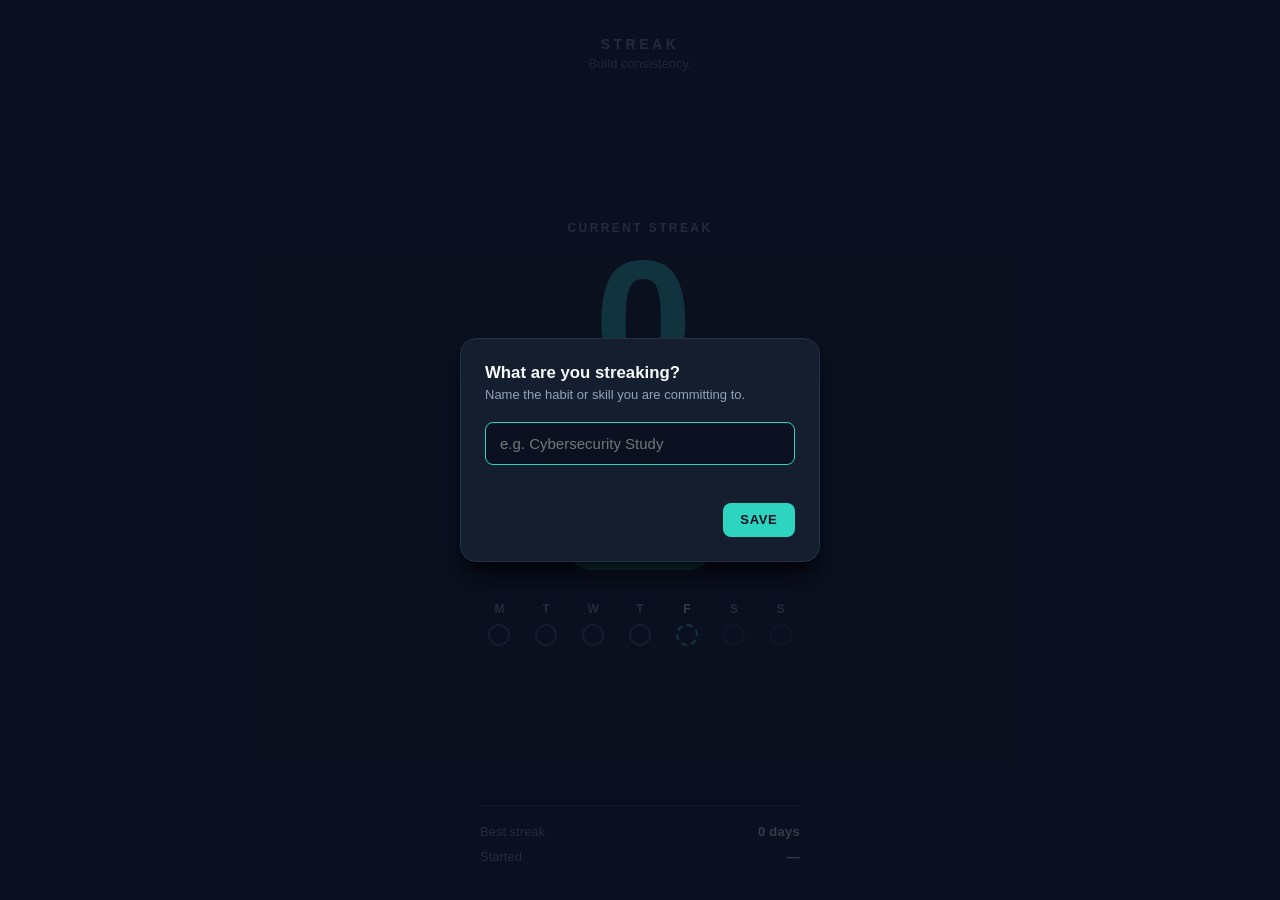
<file: index.html>
<!DOCTYPE html>
<html lang="en">
<head>
  <meta charset="UTF-8">
  <meta name="viewport" content="width=device-width, initial-scale=1.0, maximum-scale=1.0, user-scalable=no">
  <title>Streak — Consistency Tracker</title>
  <meta name="description" content="A simple, elegant mobile-first personal streak tracker.">
  <link rel="manifest" href="manifest.json">
  <meta name="theme-color" content="#0B1120">
  <meta name="mobile-web-app-capable" content="yes">
  <meta name="apple-mobile-web-app-capable" content="yes">
  <meta name="apple-mobile-web-app-status-bar-style" content="black-translucent">
  <meta name="apple-mobile-web-app-title" content="STREAK">
  <link rel="apple-touch-icon" href="assets/icons/icon-192.png">
  <link rel="icon" href="data:image/svg+xml,<svg xmlns='http://www.w3.org/2000/svg' viewBox='0 0 24 24' fill='%232DD4BF'><circle cx='12' cy='12' r='10'/></svg>">
  <link rel="stylesheet" href="css/style.css">
</head>
<body>
  <div class="app-container">
    <!-- Header -->
    <header class="app-header">
      <h1 class="app-title">Streak</h1>
      <p class="app-tagline">Build consistency.</p>
    </header>

    <!-- Main Content -->
    <main class="app-main">
      <section class="streak-hero" aria-label="Streak Details">
        <span class="streak-subheading">Current Streak</span>
        
        <div class="streak-count-container">
          <span id="streakCount" class="streak-count" aria-live="polite">0</span>
        </div>

        <span class="streak-unit">Days</span>

        <!-- Streak Name & Edit Button -->
        <button id="streakNameBtn" class="streak-name-btn" type="button" aria-label="Edit streak name">
          <span id="streakNameText" class="streak-name-text">Learning C#</span>
          <svg class="edit-icon" xmlns="http://www.w3.org/2000/svg" viewBox="0 0 24 24" fill="none" stroke="currentColor" stroke-width="2" stroke-linecap="round" stroke-linejoin="round" aria-hidden="true">
            <path d="M12 20h9"/>
            <path d="M16.5 3.5a2.121 2.121 0 0 1 3 3L7 19l-4 1 1-4L16.5 3.5z"/>
          </svg>
        </button>

        <p id="streakMessage" class="streak-message">Keep going.</p>

        <!-- Daily Check-In Button -->
        <button id="checkInBtn" class="checkin-btn" type="button" aria-label="Check in for today">
          <span id="checkInBtnText">Check In</span>
        </button>

        <!-- Current Week Activity Indicator -->
        <section class="weekly-tracker" aria-label="Weekly Activity">
          <div id="weeklyGrid" class="weekly-grid" role="list">
            <!-- Populated via app.js -->
          </div>
        </section>
      </section>
    </main>

    <!-- Footer Stats -->
    <footer class="stats-footer" aria-label="All-time Statistics">
      <div class="stat-item">
        <span class="stat-label">Best streak</span>
        <span id="bestStreakVal" class="stat-value">0 days</span>
      </div>
      <div class="stat-item">
        <span class="stat-label">Started</span>
        <span id="startedDateVal" class="stat-value">—</span>
      </div>
    </footer>
  </div>

  <!-- Custom Edit/Setup Modal -->
  <div id="editModal" class="modal-backdrop" role="dialog" aria-modal="true" aria-labelledby="modalTitle" aria-hidden="true">
    <div class="modal-card">
      <h2 id="modalTitle" class="modal-title">What are you streaking?</h2>
      <p class="modal-hint">Name the habit or skill you are committing to.</p>

      <form id="streakForm" class="modal-form" novalidate>
        <div class="modal-input-wrapper">
          <label for="streakInput" class="sr-only">Streak Name</label>
          <input
            type="text"
            id="streakInput"
            class="modal-input"
            placeholder="e.g. Cybersecurity Study"
            maxlength="40"
            autocomplete="off"
            required
          />
          <p id="modalError" class="modal-error" aria-live="polite"></p>
        </div>

        <div class="modal-actions">
          <button type="button" id="modalCancelBtn" class="modal-btn btn-cancel">Cancel</button>
          <button type="submit" id="modalSaveBtn" class="modal-btn btn-save">Save</button>
        </div>
      </form>
    </div>
  </div>

  <!-- Scripts -->
  <script src="js/Streak.js"></script>
  <script src="js/StreakStorage.js"></script>
  <script src="js/app.js"></script>
  <script>
    if ('serviceWorker' in navigator) {
      window.addEventListener('load', () => {
        navigator.serviceWorker.register('./service-worker.js')
          .then((reg) => {
            console.log('ServiceWorker registered with scope:', reg.scope);
          })
          .catch((err) => {
            console.log('ServiceWorker registration skipped or failed:', err);
          });
      });
    }
  </script>
</body>
</html>
</file>
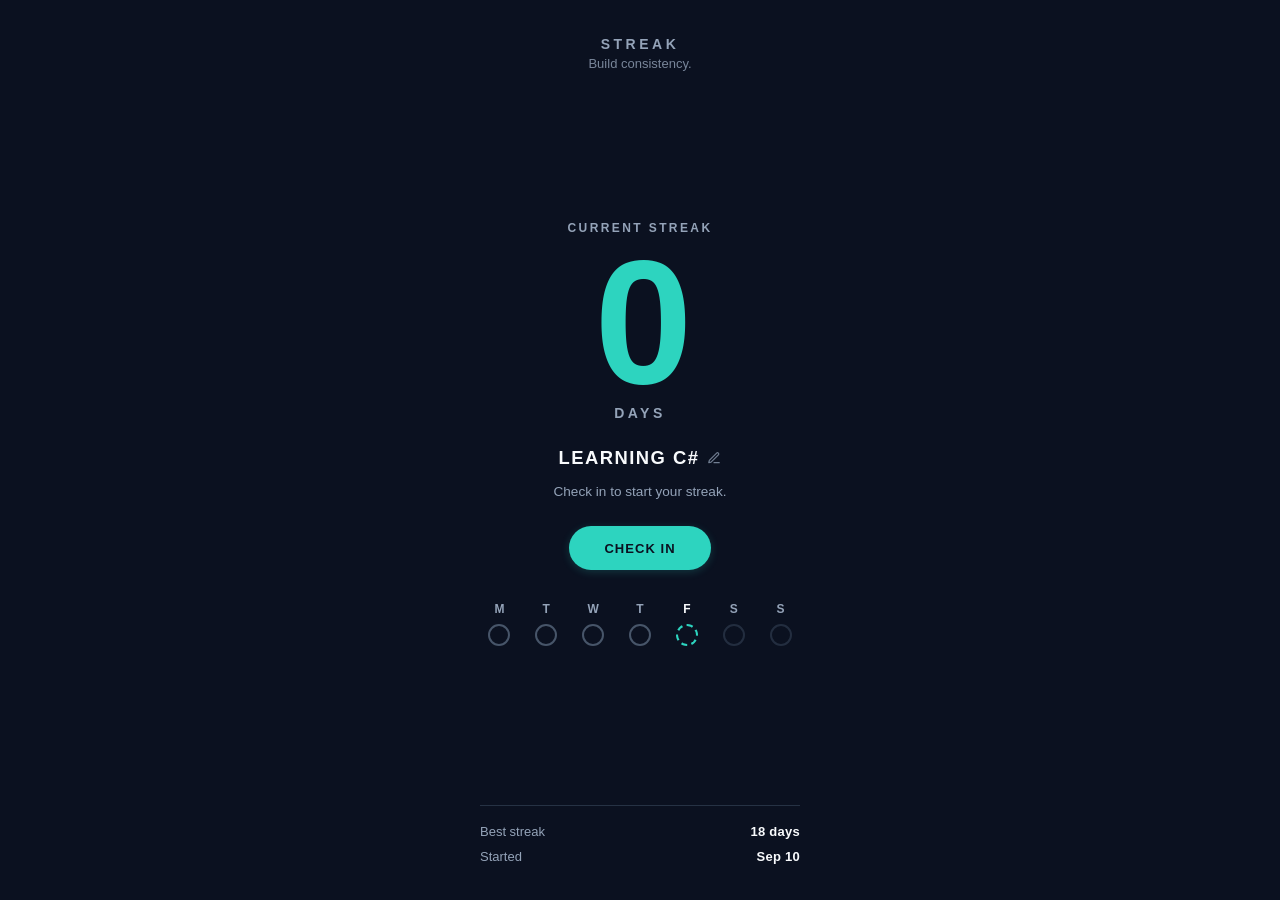
<file: scratch/demo_showcase.html>
<!DOCTYPE html>
<html>
<head>
  <meta charset="utf-8">
  <script>
    // Seed localStorage with the prompt's reference streak state
    const demoData = {
      name: "LEARNING C#",
      currentStreak: 12,
      bestStreak: 18,
      startDate: "2026-09-10",
      lastCheckInDate: "2026-09-20", // Checked in yesterday (2026-09-20), today is 2026-09-21
      history: [
        "2026-09-10", "2026-09-11", "2026-09-12", "2026-09-13",
        "2026-09-14", "2026-09-15", "2026-09-16", "2026-09-17",
        "2026-09-18", "2026-09-19", "2026-09-20"
      ]
    };
    localStorage.setItem("streak_app_data_v1", JSON.stringify(demoData));
    window.location.replace("../index.html");
  </script>
</head>
<body></body>
</html>
</file>
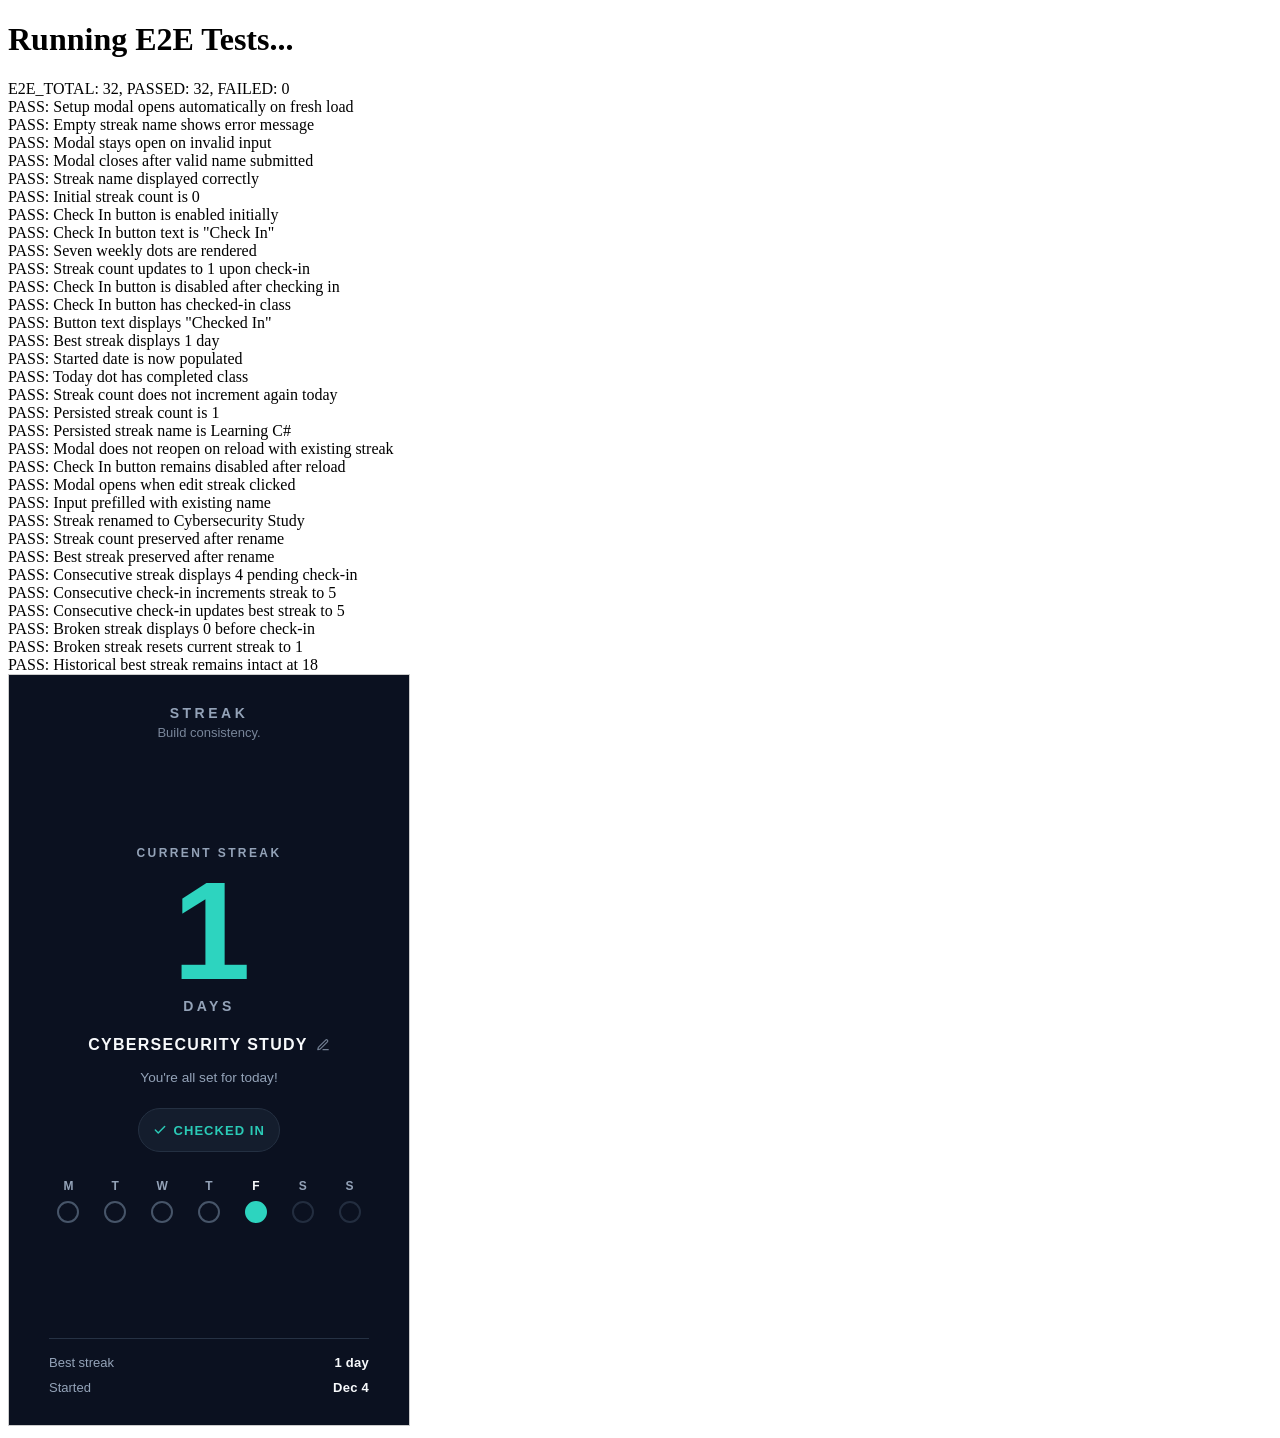
<file: scratch/e2e_test.html>
<!DOCTYPE html>
<html lang="en">
<head>
  <meta charset="UTF-8">
  <title>E2E App Integration Test</title>
</head>
<body>
  <h1>Running E2E Tests...</h1>
  <div id="results"></div>

  <!-- Embed index.html in an iframe to test real DOM lifecycle -->
  <iframe id="appFrame" src="../index.html" width="400" height="750" style="border: 1px solid #ccc;"></iframe>

  <script>
    const results = [];
    function assert(condition, message) {
      if (condition) {
        results.push({ pass: true, message });
      } else {
        results.push({ pass: false, message });
        console.error('FAIL:', message);
      }
    }

    const frame = document.getElementById('appFrame');

    frame.onload = async () => {
      try {
        const frameWin = frame.contentWindow;
        const frameDoc = frame.contentDocument;

        // Reset storage for clean test
        frameWin.localStorage.clear();

        // Re-initialize app cleanly
        frameWin.app = new frameWin.StreakApp();

        // 1. Initial State
        const modal = frameDoc.getElementById('editModal');
        assert(modal.classList.contains('is-open'), 'Setup modal opens automatically on fresh load');

        // 2. Empty Streak Name Validation
        const form = frameDoc.getElementById('streakForm');
        const input = frameDoc.getElementById('streakInput');
        const error = frameDoc.getElementById('modalError');

        input.value = '   ';
        form.dispatchEvent(new Event('submit', { cancelable: true }));
        assert(error.classList.contains('visible'), 'Empty streak name shows error message');
        assert(modal.classList.contains('is-open'), 'Modal stays open on invalid input');

        // 3. Set Streak Name
        input.value = 'Learning C#';
        form.dispatchEvent(new Event('submit', { cancelable: true }));
        assert(!modal.classList.contains('is-open'), 'Modal closes after valid name submitted');

        const streakName = frameDoc.getElementById('streakNameText');
        assert(streakName.textContent === 'Learning C#', 'Streak name displayed correctly');

        const streakCount = frameDoc.getElementById('streakCount');
        assert(streakCount.textContent === '0', 'Initial streak count is 0');

        const checkInBtn = frameDoc.getElementById('checkInBtn');
        assert(!checkInBtn.disabled, 'Check In button is enabled initially');
        assert(checkInBtn.textContent.includes('Check In'), 'Check In button text is "Check In"');

        const weeklyDots = frameDoc.querySelectorAll('.weekly-dot');
        assert(weeklyDots.length === 7, 'Seven weekly dots are rendered');

        // 4. Perform Check-In
        checkInBtn.click();
        assert(streakCount.textContent === '1', 'Streak count updates to 1 upon check-in');
        assert(checkInBtn.disabled, 'Check In button is disabled after checking in');
        assert(checkInBtn.classList.contains('checked-in'), 'Check In button has checked-in class');
        assert(checkInBtn.textContent.includes('Checked In'), 'Button text displays "Checked In"');

        const bestStreak = frameDoc.getElementById('bestStreakVal');
        assert(bestStreak.textContent === '1 day', 'Best streak displays 1 day');

        const startedDate = frameDoc.getElementById('startedDateVal');
        assert(startedDate.textContent !== '—', 'Started date is now populated');

        const todayDot = frameDoc.querySelector('.weekly-day-label.is-today').nextElementSibling;
        assert(todayDot.classList.contains('completed'), 'Today dot has completed class');

        // 5. Test Duplicate Check-In (clicking disabled button)
        checkInBtn.click();
        assert(streakCount.textContent === '1', 'Streak count does not increment again today');

        // 6. Test Persistence (Simulate page reload)
        const app2 = new frameWin.StreakApp();
        assert(app2.streak.currentStreak === 1, 'Persisted streak count is 1');
        assert(app2.streak.name === 'Learning C#', 'Persisted streak name is Learning C#');
        assert(!modal.classList.contains('is-open'), 'Modal does not reopen on reload with existing streak');
        assert(checkInBtn.disabled, 'Check In button remains disabled after reload');

        // 7. Test Renaming Streak
        const nameBtn = frameDoc.getElementById('streakNameBtn');
        nameBtn.click();
        assert(modal.classList.contains('is-open'), 'Modal opens when edit streak clicked');
        assert(input.value === 'Learning C#', 'Input prefilled with existing name');

        input.value = 'Cybersecurity Study';
        form.dispatchEvent(new Event('submit', { cancelable: true }));
        assert(streakName.textContent === 'Cybersecurity Study', 'Streak renamed to Cybersecurity Study');
        assert(streakCount.textContent === '1', 'Streak count preserved after rename');
        assert(bestStreak.textContent === '1 day', 'Best streak preserved after rename');

        // 8. Test Consecutive Day Check-In Math
        const sConsecutive = new frameWin.Streak({
          name: 'Study',
          currentStreak: 4,
          bestStreak: 4,
          startDate: '2026-09-17',
          lastCheckInDate: '2026-09-20',
          history: ['2026-09-17', '2026-09-18', '2026-09-19', '2026-09-20']
        });
        assert(sConsecutive.getDisplayStreak('2026-09-21') === 4, 'Consecutive streak displays 4 pending check-in');
        const cRes = sConsecutive.checkIn('2026-09-21');
        assert(cRes.success && sConsecutive.currentStreak === 5, 'Consecutive check-in increments streak to 5');
        assert(sConsecutive.bestStreak === 5, 'Consecutive check-in updates best streak to 5');

        // 9. Test Missed Day Logic
        const sBroken = new frameWin.Streak({
          name: 'Study',
          currentStreak: 12,
          bestStreak: 18,
          startDate: '2026-09-01',
          lastCheckInDate: '2026-09-18',
          history: ['2026-09-18']
        });
        // Today is 2026-09-21, last was 2026-09-18 (missed 2 days)
        assert(sBroken.getDisplayStreak('2026-09-21') === 0, 'Broken streak displays 0 before check-in');
        const bRes = sBroken.checkIn('2026-09-21');
        assert(bRes.success && sBroken.currentStreak === 1, 'Broken streak resets current streak to 1');
        assert(sBroken.bestStreak === 18, 'Historical best streak remains intact at 18');

        const passCount = results.filter(r => r.pass).length;
        const failCount = results.filter(r => !r.pass).length;
        document.getElementById('results').innerHTML = `E2E_TOTAL: ${results.length}, PASSED: ${passCount}, FAILED: ${failCount}<br>` +
          results.map(r => `${r.pass ? 'PASS' : 'FAIL'}: ${r.message}`).join('<br>');
      } catch (e) {
        document.getElementById('results').innerHTML = `E2E_ERROR: ${e.toString()}`;
      }
    };
  </script>
</body>
</html>
</file>
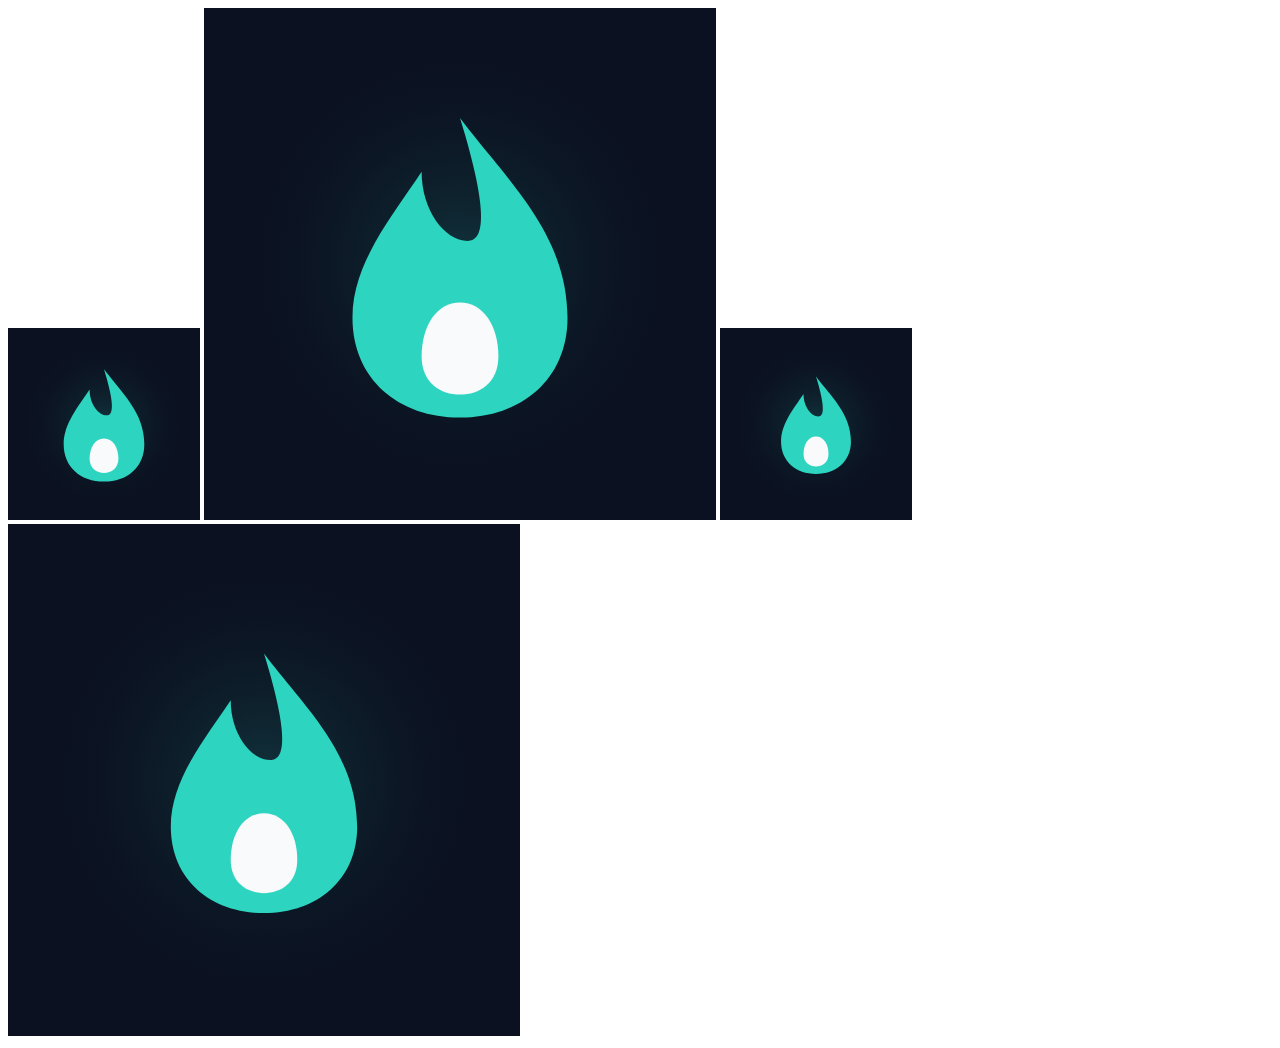
<file: scratch/generate_icons.html>
<!DOCTYPE html>
<html>
<head><meta charset="utf-8"></head>
<body>
<canvas id="c192" width="192" height="192"></canvas>
<canvas id="c512" width="512" height="512"></canvas>
<canvas id="cm192" width="192" height="192"></canvas>
<canvas id="cm512" width="512" height="512"></canvas>

<script>
function drawIcon(canvasId, size, isMaskable) {
  const canvas = document.getElementById(canvasId);
  const ctx = canvas.getContext('2d');

  // Background
  ctx.fillStyle = '#0B1120';
  ctx.fillRect(0, 0, size, size);

  // Subtle circular gradient glow in center
  const center = size / 2;
  const glowRadius = size * 0.45;
  const glow = ctx.createRadialGradient(center, center, 0, center, center, glowRadius);
  glow.addColorStop(0, 'rgba(45, 212, 191, 0.18)');
  glow.addColorStop(1, 'rgba(11, 17, 32, 0)');
  ctx.fillStyle = glow;
  ctx.beginPath();
  ctx.arc(center, center, glowRadius, 0, Math.PI * 2);
  ctx.fill();

  // Streak Flame / Lightning glyph
  // Scale within safe zone: maskable requires staying within 80% circle (radius size * 0.4)
  const scale = isMaskable ? (size / 100) * 0.65 : (size / 100) * 0.75;
  ctx.save();
  ctx.translate(center, center);
  ctx.scale(scale, scale);

  // Draw elegant stylized flame shape
  ctx.fillStyle = '#2DD4BF';
  ctx.beginPath();
  // Centered flame path coordinates (-30 to +30)
  ctx.moveTo(0, -38);
  ctx.bezierCurveTo(12, -22, 28, -8, 28, 14);
  ctx.bezierCurveTo(28, 30, 16, 40, 0, 40);
  ctx.bezierCurveTo(-16, 40, -28, 30, -28, 14);
  ctx.bezierCurveTo(-28, 0, -18, -12, -10, -24);
  ctx.bezierCurveTo(-10, -14, -4, -6, 2, -6);
  ctx.bezierCurveTo(6, -6, 8, -12, 0, -38);
  ctx.closePath();
  ctx.fill();

  // Inner accent core
  ctx.fillStyle = '#F8FAFC';
  ctx.beginPath();
  ctx.moveTo(0, 10);
  ctx.bezierCurveTo(6, 10, 10, 16, 10, 24);
  ctx.bezierCurveTo(10, 31, 5, 34, 0, 34);
  ctx.bezierCurveTo(-5, 34, -10, 31, -10, 24);
  ctx.bezierCurveTo(-10, 16, -6, 10, 0, 10);
  ctx.closePath();
  ctx.fill();

  ctx.restore();
}

drawIcon('c192', 192, false);
drawIcon('c512', 512, false);
drawIcon('cm192', 192, true);
drawIcon('cm512', 512, true);

// Expose data URLs on window for extraction
window.iconData = {
  i192: document.getElementById('c192').toDataURL('image/png'),
  i512: document.getElementById('c512').toDataURL('image/png'),
  m192: document.getElementById('cm192').toDataURL('image/png'),
  m512: document.getElementById('cm512').toDataURL('image/png')
};
</script>
</body>
</html>
</file>
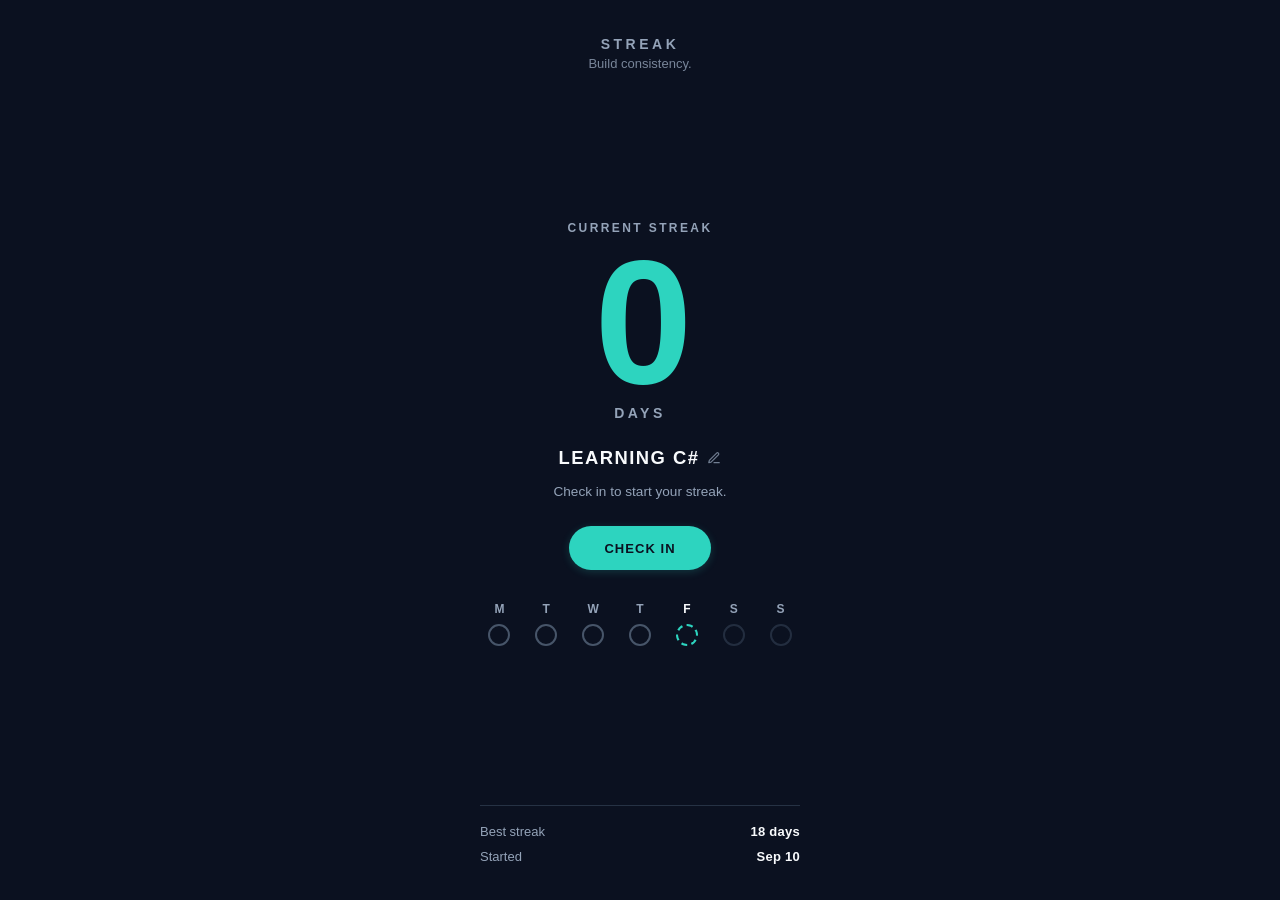
<file: scratch/shot_checked.html>
<!DOCTYPE html>
<html>
<head><meta charset="utf-8"></head>
<body>
<script>
  const data = {
    name: "LEARNING C#",
    currentStreak: 13,
    bestStreak: 18,
    startDate: "2026-09-10",
    lastCheckInDate: "2026-09-21", // today (completed)
    history: [
      "2026-09-10", "2026-09-11", "2026-09-12", "2026-09-13",
      "2026-09-14", "2026-09-15", "2026-09-16", "2026-09-17",
      "2026-09-18", "2026-09-19", "2026-09-20", "2026-09-21"
    ]
  };
  localStorage.setItem("streak_app_data_v1", JSON.stringify(data));
  window.location.replace("../index.html");
</script>
</body>
</html>
</file>
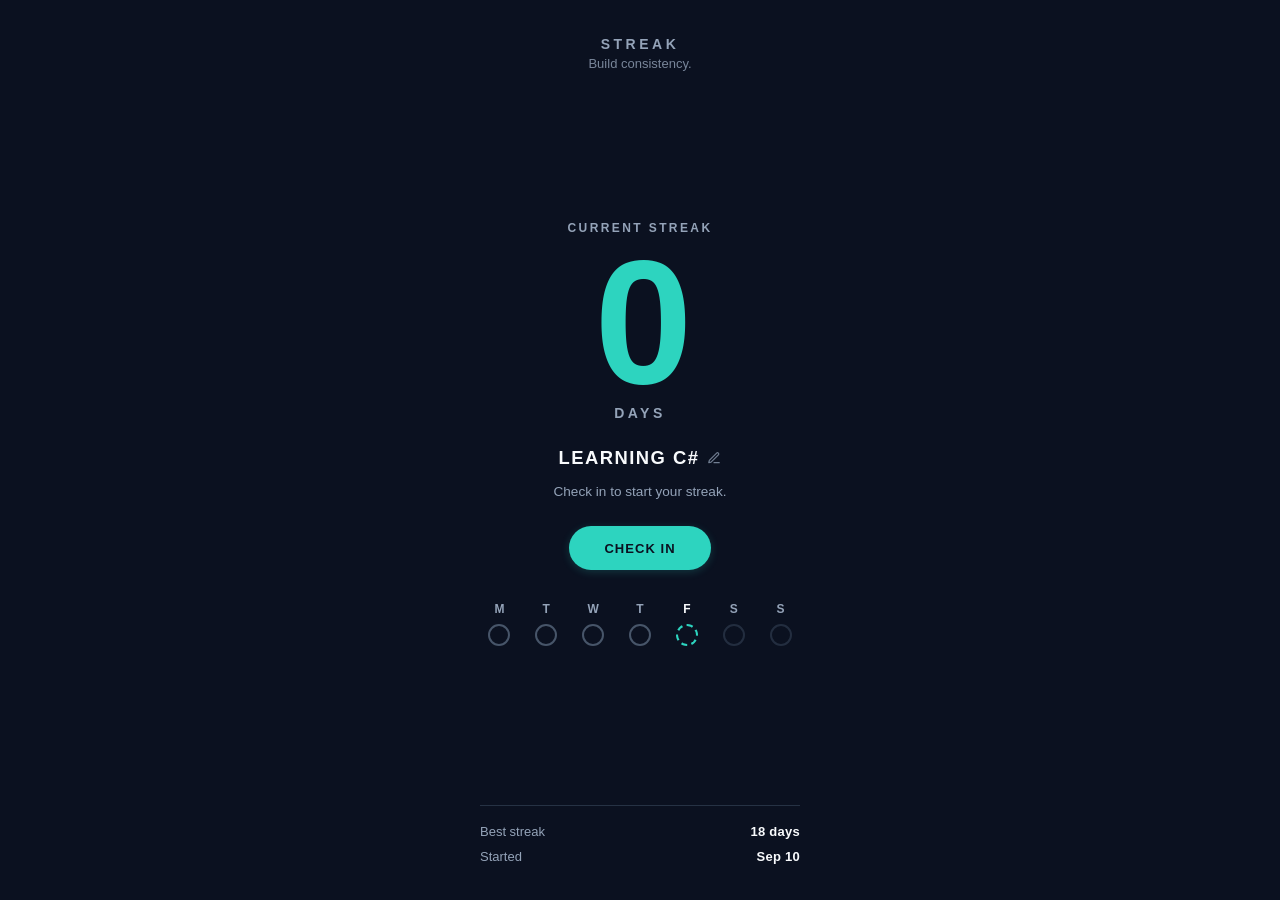
<file: scratch/shot_main.html>
<!DOCTYPE html>
<html>
<head><meta charset="utf-8"></head>
<body>
<script>
  const data = {
    name: "LEARNING C#",
    currentStreak: 12,
    bestStreak: 18,
    startDate: "2026-09-10",
    lastCheckInDate: "2026-09-20", // yesterday
    history: [
      "2026-09-10", "2026-09-11", "2026-09-12", "2026-09-13",
      "2026-09-14", "2026-09-15", "2026-09-16", "2026-09-17",
      "2026-09-18", "2026-09-19", "2026-09-20"
    ]
  };
  localStorage.setItem("streak_app_data_v1", JSON.stringify(data));
  window.location.replace("../index.html");
</script>
</body>
</html>
</file>
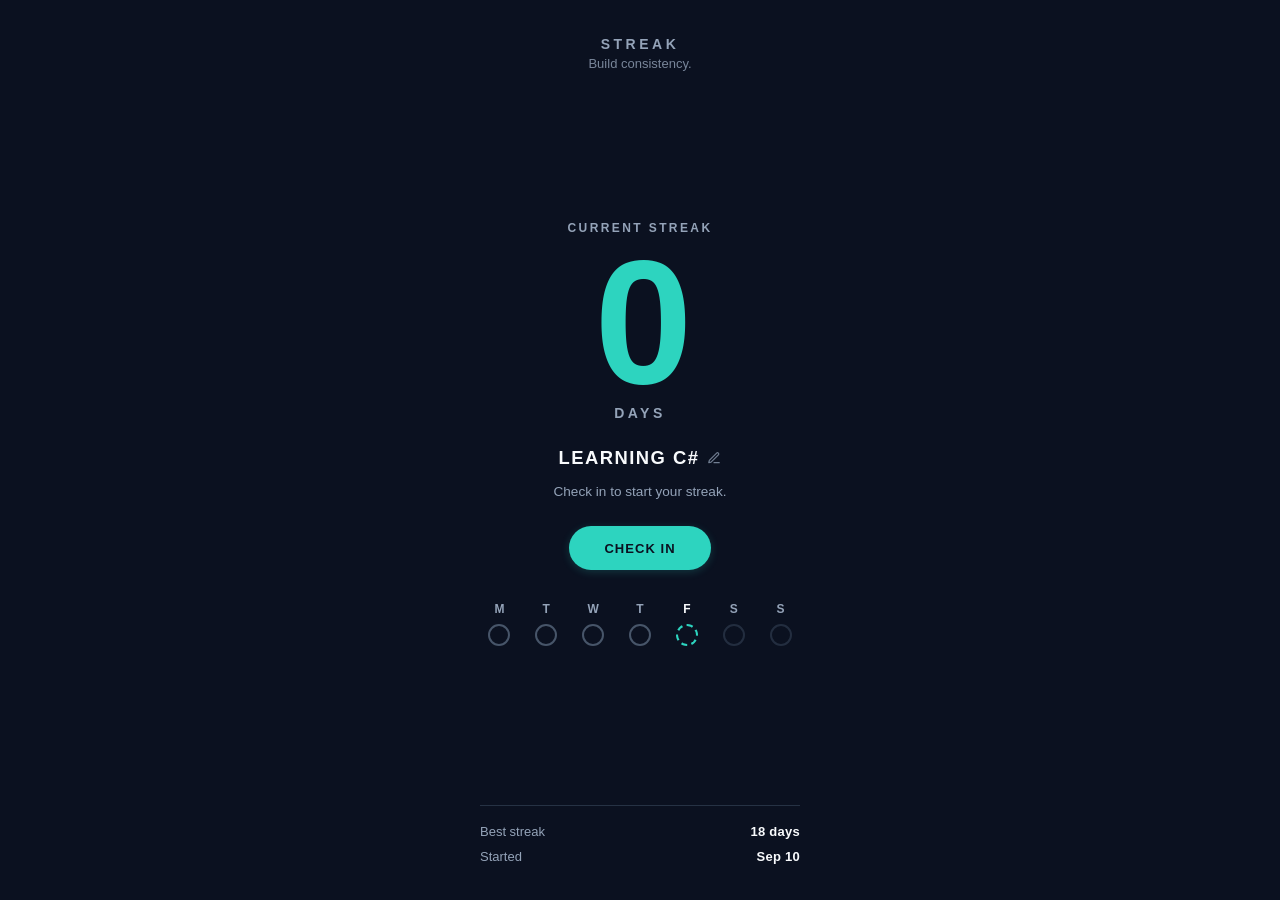
<file: scratch/shot_modal.html>
<!DOCTYPE html>
<html>
<head><meta charset="utf-8"></head>
<body>
<script>
  const data = {
    name: "LEARNING C#",
    currentStreak: 12,
    bestStreak: 18,
    startDate: "2026-09-10",
    lastCheckInDate: "2026-09-20",
    history: ["2026-09-20"]
  };
  localStorage.setItem("streak_app_data_v1", JSON.stringify(data));
  window.location.replace("../index.html");
</script>
</body>
</html>
</file>
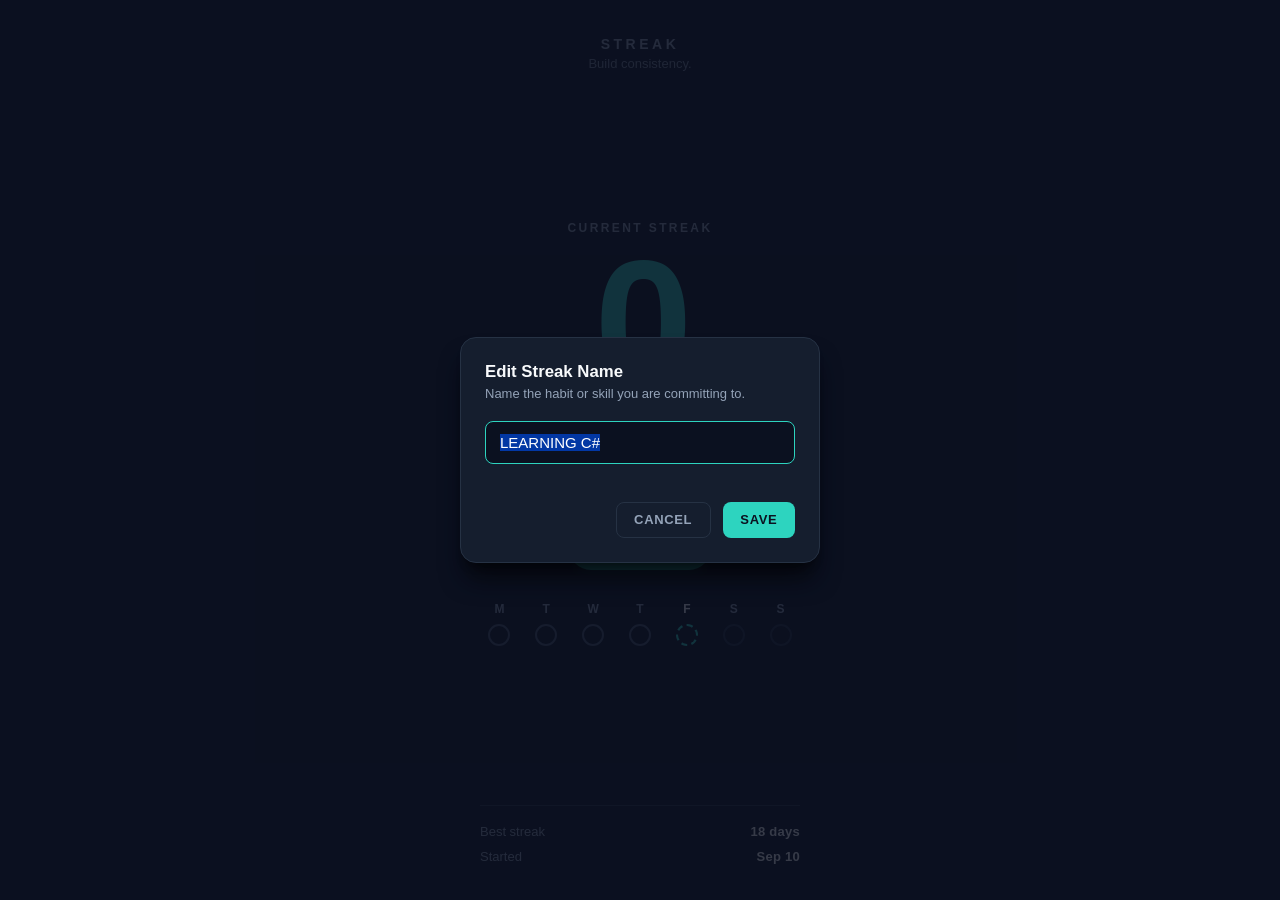
<file: scratch/shot_modal_open.html>
<!DOCTYPE html>
<html>
<head><meta charset="utf-8"></head>
<body>
<script>
  const data = {
    name: "LEARNING C#",
    currentStreak: 12,
    bestStreak: 18,
    startDate: "2026-09-10",
    lastCheckInDate: "2026-09-20",
    history: [
      "2026-09-15", "2026-09-16", "2026-09-17", "2026-09-18", "2026-09-19", "2026-09-20"
    ]
  };
  localStorage.setItem("streak_app_data_v1", JSON.stringify(data));
  window.location.replace("../index.html#open-modal");
</script>
</body>
</html>
</file>
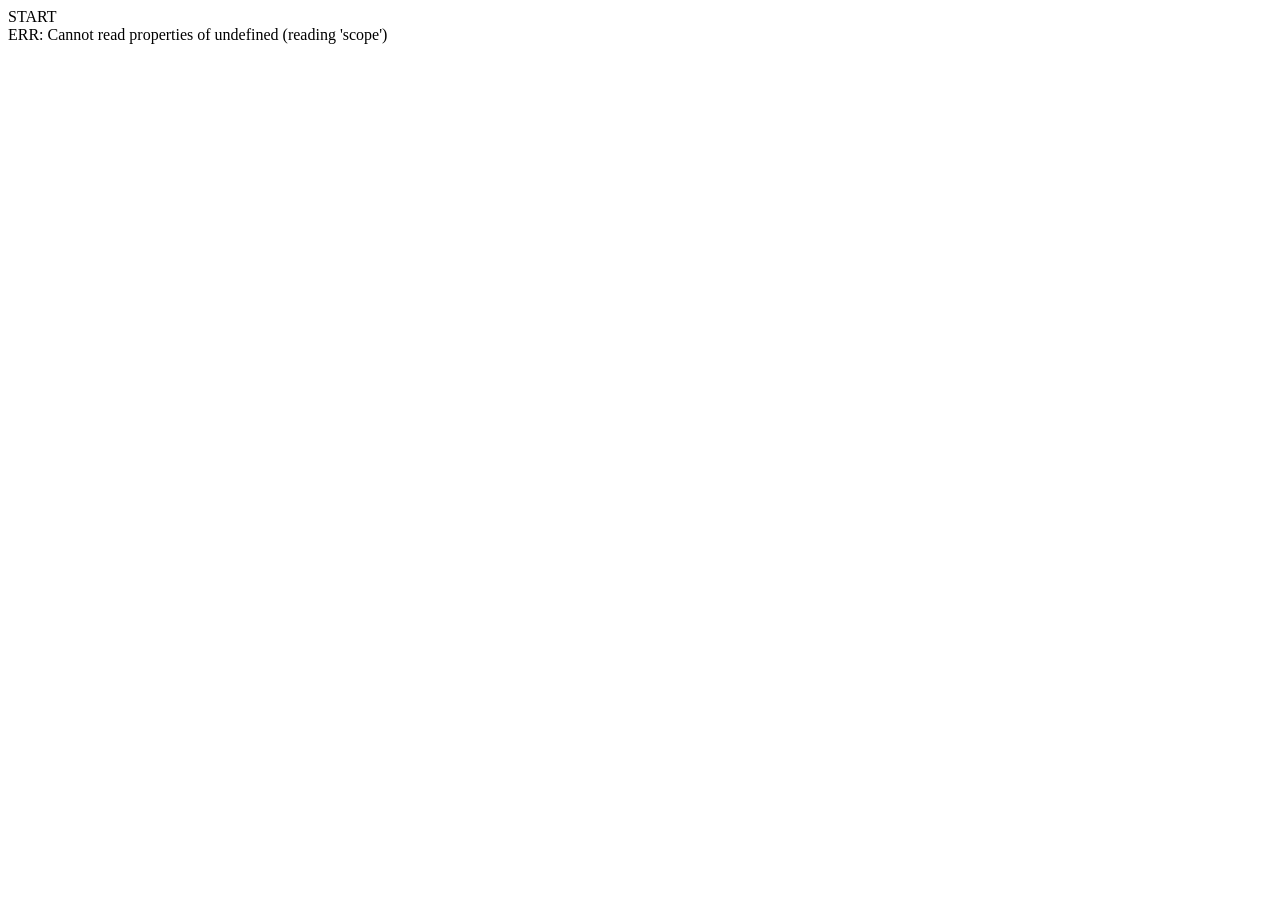
<file: scratch/sw_check.html>
<!DOCTYPE html>
<html>
<body>
  <div id="log">START</div>
  <script>
    navigator.serviceWorker.register('../service-worker.js').then(reg => {
      document.getElementById('log').innerHTML += '<br>REGISTERED: ' + reg.scope;
      return caches.open('streak-pwa-v1');
    }).then(cache => {
      document.getElementById('log').innerHTML += '<br>CACHE_OPENED';
      return cache.addAll([
        '../index.html',
        '../css/style.css',
        '../js/Streak.js',
        '../js/StreakStorage.js',
        '../js/app.js',
        '../manifest.json'
      ]);
    }).then(() => {
      document.getElementById('log').innerHTML += '<br>ASSETS_CACHED_SUCCESS';
    }).catch(err => {
      document.getElementById('log').innerHTML += '<br>ERR: ' + err.message;
    });
  </script>
</body>
</html>
</file>
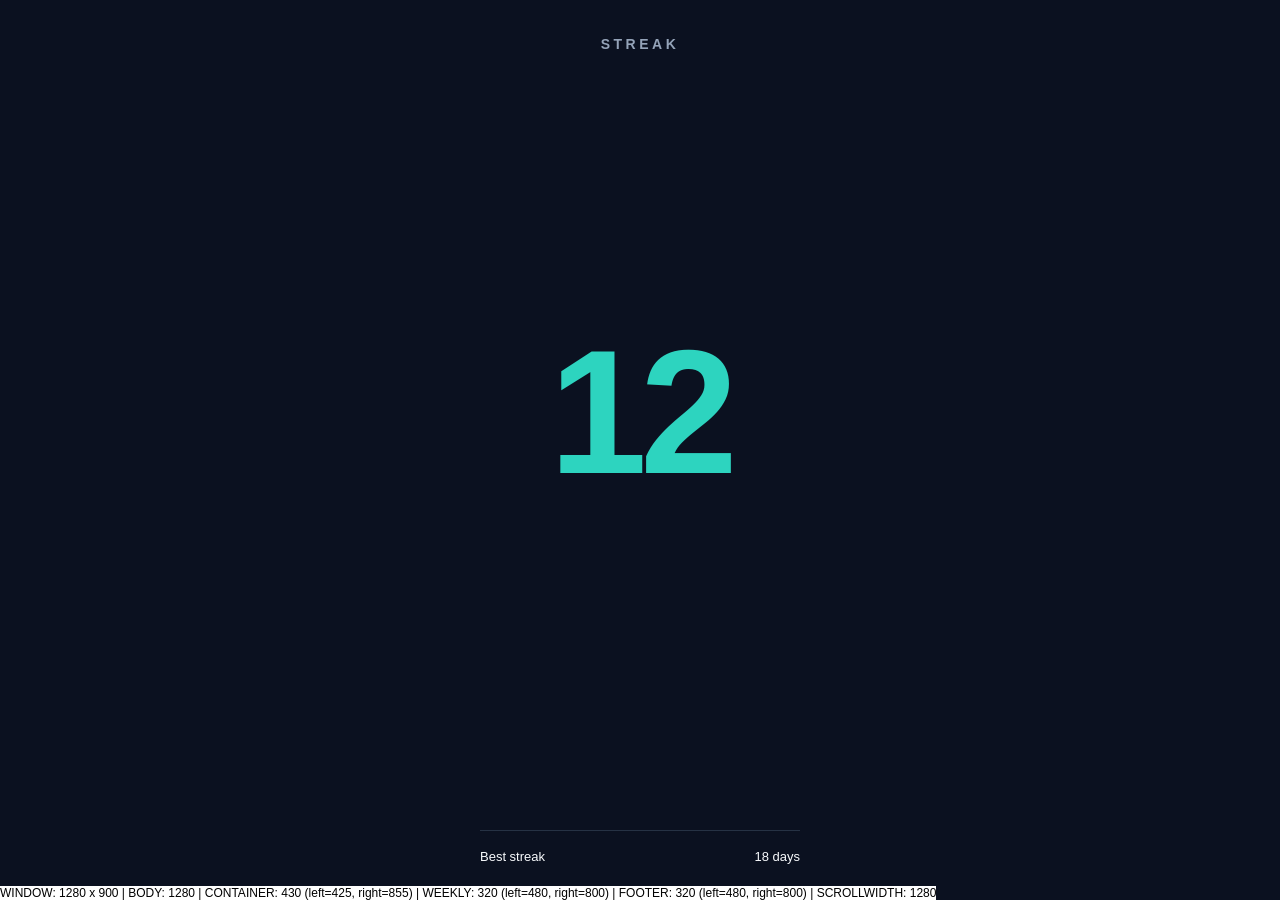
<file: scratch/test_direct_measure.html>
<!DOCTYPE html>
<html lang="en">
<head>
  <meta charset="UTF-8">
  <meta name="viewport" content="width=device-width, initial-scale=1.0">
  <link rel="stylesheet" href="../css/style.css">
</head>
<body>
  <div class="app-container">
    <header class="app-header">
      <h1 class="app-title">Streak</h1>
    </header>
    <main class="app-main">
      <div class="streak-hero">
        <span class="streak-count">12</span>
      </div>
      <div class="weekly-tracker">
        <div class="weekly-grid">
          <div class="weekly-day"><span class="weekly-dot"></span></div>
          <div class="weekly-day"><span class="weekly-dot"></span></div>
          <div class="weekly-day"><span class="weekly-dot"></span></div>
          <div class="weekly-day"><span class="weekly-dot"></span></div>
          <div class="weekly-day"><span class="weekly-dot"></span></div>
          <div class="weekly-day"><span class="weekly-dot"></span></div>
          <div class="weekly-day"><span class="weekly-dot"></span></div>
        </div>
      </div>
    </main>
    <footer class="stats-footer">
      <div class="stat-item"><span>Best streak</span><span>18 days</span></div>
    </footer>
  </div>
  <div id="metrics" style="position:fixed; bottom:0; left:0; background:white; color:black; font-size:12px; z-index:9999;"></div>
  <script>
    window.addEventListener('load', () => {
      const c = document.querySelector('.app-container');
      const w = document.querySelector('.weekly-tracker');
      const f = document.querySelector('.stats-footer');
      const m = document.getElementById('metrics');
      m.innerHTML = `WINDOW: ${window.innerWidth} x ${window.innerHeight} | BODY: ${document.body.offsetWidth} | CONTAINER: ${c.offsetWidth} (left=${c.getBoundingClientRect().left}, right=${c.getBoundingClientRect().right}) | WEEKLY: ${w.offsetWidth} (left=${w.getBoundingClientRect().left}, right=${w.getBoundingClientRect().right}) | FOOTER: ${f.offsetWidth} (left=${f.getBoundingClientRect().left}, right=${f.getBoundingClientRect().right}) | SCROLLWIDTH: ${document.documentElement.scrollWidth}`;
    });
  </script>
</body>
</html>
</file>
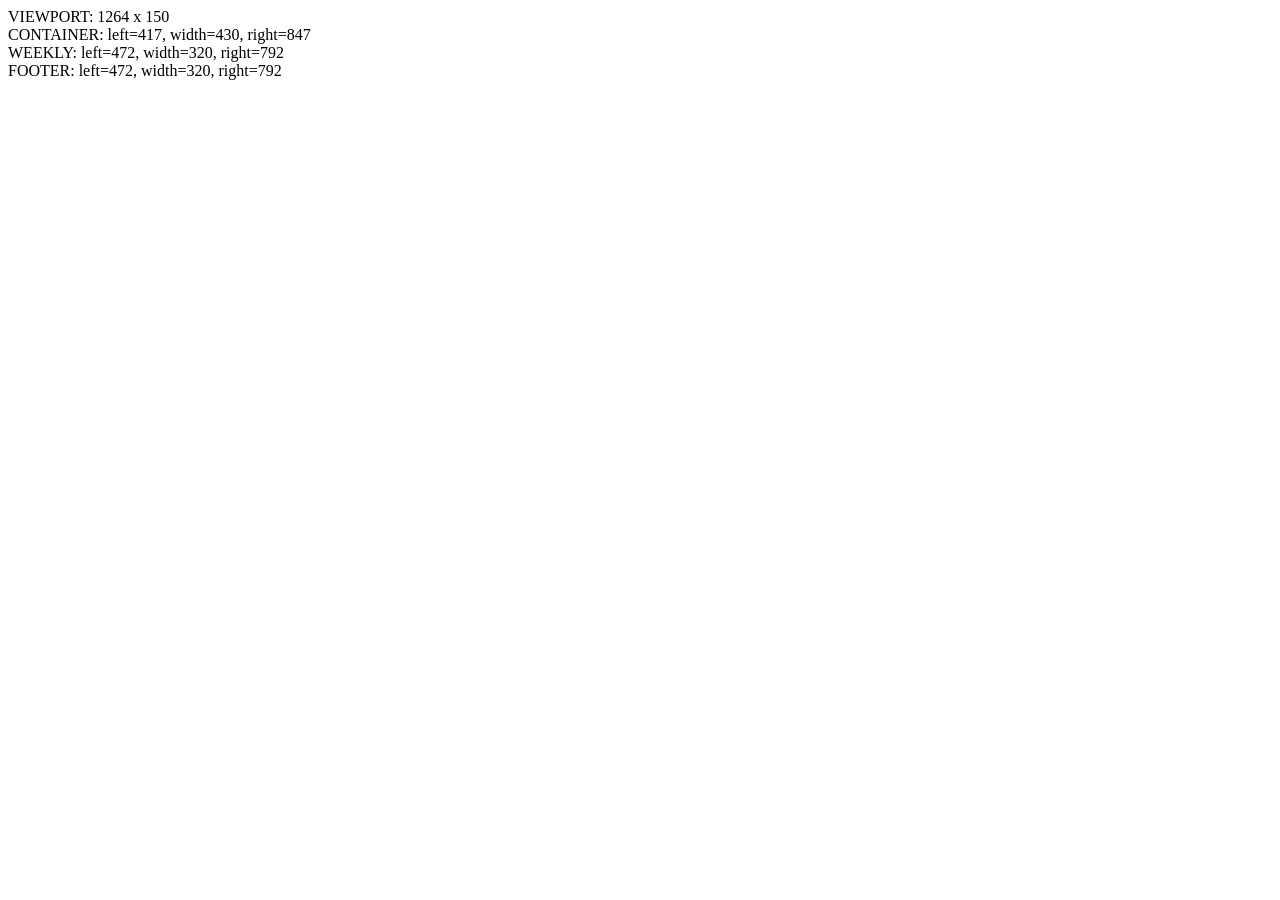
<file: scratch/test_layout_measure.html>
<!DOCTYPE html>
<html>
<body>
<iframe id="f" src="../index.html" style="width:100%; border:none;"></iframe>
<script>
window.onload = () => {
  setTimeout(() => {
    const doc = document.getElementById('f').contentDocument;
    const win = document.getElementById('f').contentWindow;
    const c = doc.querySelector('.app-container');
    const hero = doc.querySelector('.streak-hero');
    const streak = doc.getElementById('streakCount');
    const weekly = doc.querySelector('.weekly-tracker');
    const footer = doc.querySelector('.stats-footer');
    
    console.log("VIEWPORT:", win.innerWidth, win.innerHeight);
    console.log("CONTAINER:", c.getBoundingClientRect());
    console.log("HERO:", hero.getBoundingClientRect());
    console.log("STREAK:", streak.getBoundingClientRect());
    console.log("WEEKLY:", weekly.getBoundingClientRect());
    console.log("FOOTER:", footer.getBoundingClientRect());
    document.body.innerHTML = `
      <div id="out">
        VIEWPORT: ${win.innerWidth} x ${win.innerHeight} <br>
        CONTAINER: left=${c.getBoundingClientRect().left}, width=${c.getBoundingClientRect().width}, right=${c.getBoundingClientRect().right} <br>
        WEEKLY: left=${weekly.getBoundingClientRect().left}, width=${weekly.getBoundingClientRect().width}, right=${weekly.getBoundingClientRect().right} <br>
        FOOTER: left=${footer.getBoundingClientRect().left}, width=${footer.getBoundingClientRect().width}, right=${footer.getBoundingClientRect().right}
      </div>
    `;
  }, 300);
};
</script>
</body>
</html>
</file>
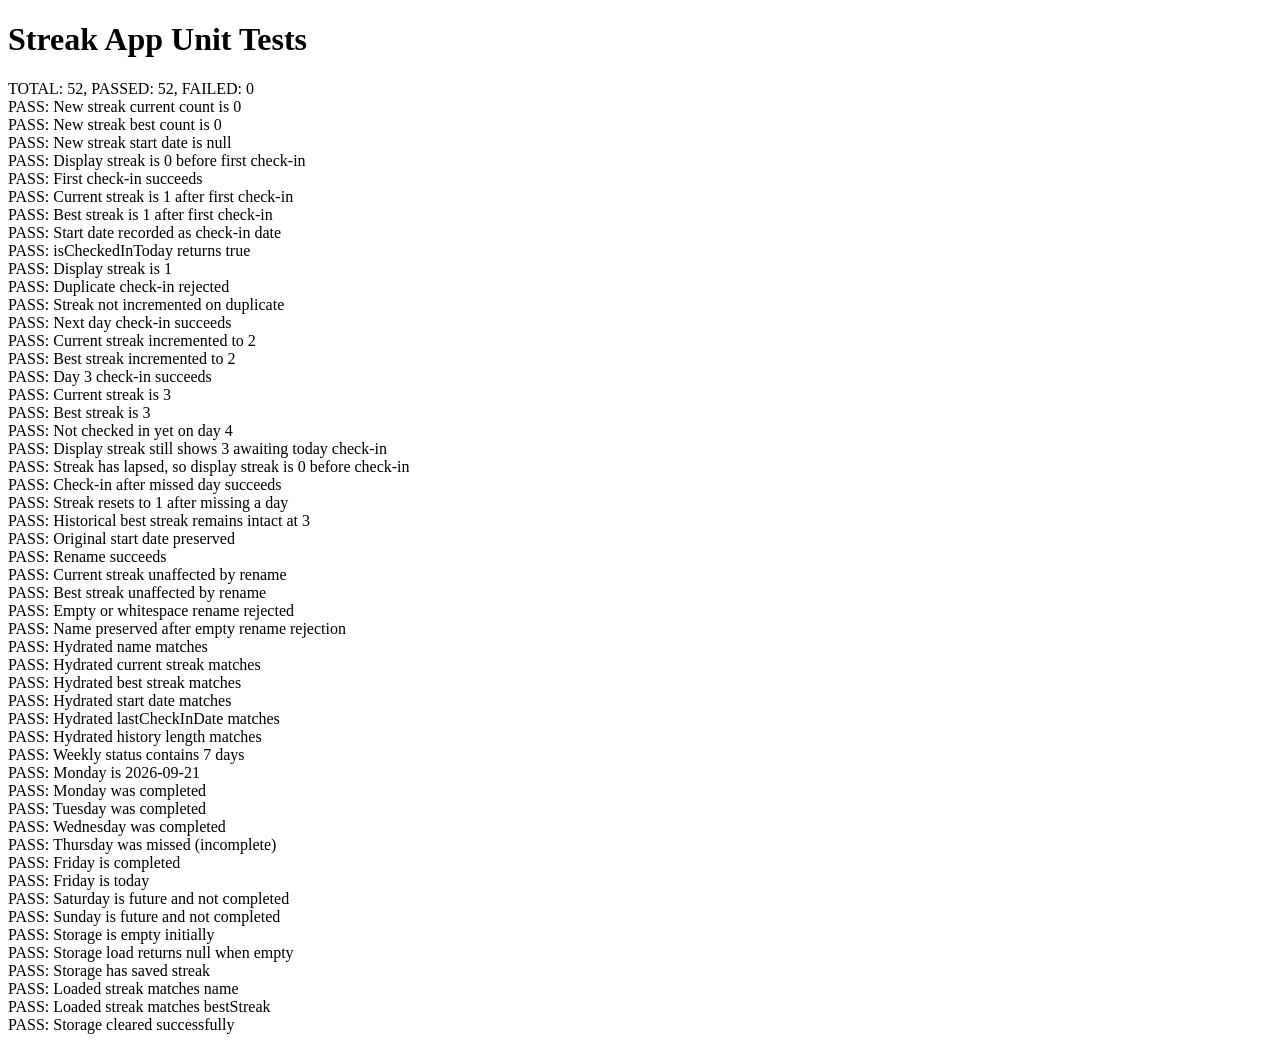
<file: scratch/test_runner.html>
<!DOCTYPE html>
<html>
<head>
  <meta charset="utf-8">
  <title>Streak App Tests</title>
</head>
<body>
  <h1>Streak App Unit Tests</h1>
  <div id="results"></div>

  <script src="../js/Streak.js"></script>
  <script src="../js/StreakStorage.js"></script>
  <script>
    const results = [];
    function assert(condition, message) {
      if (condition) {
        results.push({ pass: true, message });
      } else {
        results.push({ pass: false, message });
        console.error('FAIL:', message);
      }
    }

    try {
      // Test 1: New streak initialization
      const s1 = new Streak({ name: 'Cybersecurity Study' });
      assert(s1.currentStreak === 0, 'New streak current count is 0');
      assert(s1.bestStreak === 0, 'New streak best count is 0');
      assert(s1.startDate === null, 'New streak start date is null');
      assert(s1.getDisplayStreak('2026-09-21') === 0, 'Display streak is 0 before first check-in');

      // Test 2: First check-in
      const res1 = s1.checkIn('2026-09-21');
      assert(res1.success === true, 'First check-in succeeds');
      assert(s1.currentStreak === 1, 'Current streak is 1 after first check-in');
      assert(s1.bestStreak === 1, 'Best streak is 1 after first check-in');
      assert(s1.startDate === '2026-09-21', 'Start date recorded as check-in date');
      assert(s1.isCheckedInToday('2026-09-21') === true, 'isCheckedInToday returns true');
      assert(s1.getDisplayStreak('2026-09-21') === 1, 'Display streak is 1');

      // Test 3: Duplicate check-in rejected
      const dupRes = s1.checkIn('2026-09-21');
      assert(dupRes.success === false && dupRes.reason === 'ALREADY_CHECKED_IN', 'Duplicate check-in rejected');
      assert(s1.currentStreak === 1, 'Streak not incremented on duplicate');

      // Test 4: Consecutive day check-in increases streak
      const res2 = s1.checkIn('2026-09-22');
      assert(res2.success === true, 'Next day check-in succeeds');
      assert(s1.currentStreak === 2, 'Current streak incremented to 2');
      assert(s1.bestStreak === 2, 'Best streak incremented to 2');

      // Test 5: Day 3 consecutive check-in
      const res3 = s1.checkIn('2026-09-23');
      assert(res3.success === true, 'Day 3 check-in succeeds');
      assert(s1.currentStreak === 3, 'Current streak is 3');
      assert(s1.bestStreak === 3, 'Best streak is 3');

      // Test 6: Display streak before checking in on Day 4 (not lapsed)
      assert(s1.isCheckedInToday('2026-09-24') === false, 'Not checked in yet on day 4');
      assert(s1.getDisplayStreak('2026-09-24') === 3, 'Display streak still shows 3 awaiting today check-in');

      // Test 7: Missed day!
      assert(s1.getDisplayStreak('2026-09-25') === 0, 'Streak has lapsed, so display streak is 0 before check-in');
      const resMissed = s1.checkIn('2026-09-25');
      assert(resMissed.success === true, 'Check-in after missed day succeeds');
      assert(s1.currentStreak === 1, 'Streak resets to 1 after missing a day');
      assert(s1.bestStreak === 3, 'Historical best streak remains intact at 3');
      assert(s1.startDate === '2026-09-21', 'Original start date preserved');

      // Test 8: Renaming streak
      const renameRes = s1.rename('Advanced C#');
      assert(renameRes === true && s1.name === 'Advanced C#', 'Rename succeeds');
      assert(s1.currentStreak === 1, 'Current streak unaffected by rename');
      assert(s1.bestStreak === 3, 'Best streak unaffected by rename');

      // Test 9: Empty rename rejected
      const emptyRename = s1.rename('   ');
      assert(emptyRename === false, 'Empty or whitespace rename rejected');
      assert(s1.name === 'Advanced C#', 'Name preserved after empty rename rejection');

      // Test 10: Serialization & Deserialization
      const json = s1.toJSON();
      const s2 = Streak.fromJSON(json);
      assert(s2.name === 'Advanced C#', 'Hydrated name matches');
      assert(s2.currentStreak === 1, 'Hydrated current streak matches');
      assert(s2.bestStreak === 3, 'Hydrated best streak matches');
      assert(s2.startDate === '2026-09-21', 'Hydrated start date matches');
      assert(s2.lastCheckInDate === '2026-09-25', 'Hydrated lastCheckInDate matches');
      assert(s2.history.length === 4, 'Hydrated history length matches');

      // Test 11: Weekly status
      const weekly = s2.getWeeklyStatus('2026-09-25');
      assert(weekly.length === 7, 'Weekly status contains 7 days');
      assert(weekly[0].dayLabel === 'M' && weekly[0].dateStr === '2026-09-21', 'Monday is 2026-09-21');
      assert(weekly[0].isCompleted === true, 'Monday was completed');
      assert(weekly[1].isCompleted === true, 'Tuesday was completed');
      assert(weekly[2].isCompleted === true, 'Wednesday was completed');
      assert(weekly[3].isCompleted === false, 'Thursday was missed (incomplete)');
      assert(weekly[4].isCompleted === true, 'Friday is completed');
      assert(weekly[4].isToday === true, 'Friday is today');
      assert(weekly[5].isFuture === true && weekly[5].isCompleted === false, 'Saturday is future and not completed');
      assert(weekly[6].isFuture === true && weekly[6].isCompleted === false, 'Sunday is future and not completed');

      // Test 12: StreakStorage
      const storage = new StreakStorage('streak_test_storage');
      storage.clear();
      assert(storage.hasSavedStreak() === false, 'Storage is empty initially');
      assert(storage.load() === null, 'Storage load returns null when empty');
      storage.save(s2);
      assert(storage.hasSavedStreak() === true, 'Storage has saved streak');
      const loadedStreak = storage.load();
      assert(loadedStreak.name === 'Advanced C#', 'Loaded streak matches name');
      assert(loadedStreak.bestStreak === 3, 'Loaded streak matches bestStreak');
      storage.clear();
      assert(storage.hasSavedStreak() === false, 'Storage cleared successfully');

      const passCount = results.filter(r => r.pass).length;
      const failCount = results.filter(r => !r.pass).length;
      document.getElementById('results').innerText = `TOTAL: ${results.length}, PASSED: ${passCount}, FAILED: ${failCount}\n` +
        results.map(r => `${r.pass ? 'PASS' : 'FAIL'}: ${r.message}`).join('\n');
    } catch (err) {
      document.getElementById('results').innerText = 'ERROR: ' + err.toString();
    }
  </script>
</body>
</html>
</file>
<file: css/style.css>
/* ==========================================================================
   Streak Tracker — Mobile-First Dark Theme Stylesheet
   ========================================================================== */

:root {
  /* Color Palette */
  --color-bg: #0B1120;
  --color-surface: #151E2E;
  --color-primary: #F8FAFC;
  --color-secondary: #94A3B8;
  --color-accent: #2DD4BF;
  --color-accent-hover: #14B8A6;
  --color-accent-dim: rgba(45, 212, 191, 0.12);
  --color-border: #263244;
  --color-border-subtle: rgba(38, 50, 68, 0.6);
  --color-danger: #F87171;

  /* Typography & Transitions */
  --font-family: -apple-system, BlinkMacSystemFont, 'Segoe UI', Roboto, Helvetica, Arial, sans-serif;
  --transition-fast: 150ms ease-out;
  --transition-normal: 220ms cubic-bezier(0.16, 1, 0.3, 1);
}

/* CSS Reset & Base */
*, *::before, *::after {
  box-sizing: border-box;
  margin: 0;
  padding: 0;
}

html {
  font-size: 16px;
  background-color: var(--color-bg);
  -webkit-text-size-adjust: 100%;
}

body {
  background-color: var(--color-bg);
  color: var(--color-primary);
  font-family: var(--font-family);
  min-height: 100vh;
  min-height: 100dvh;
  display: flex;
  justify-content: center;
  align-items: stretch;
  overflow-x: hidden;
  -webkit-font-smoothing: antialiased;
  -moz-osx-font-smoothing: grayscale;
}

/* App Shell (Mobile centered on desktop) */
.app-container {
  width: 100%;
  max-width: 430px;
  margin: 0 auto;
  min-height: 100vh;
  min-height: 100dvh;
  display: flex;
  flex-direction: column;
  justify-content: space-between;
  align-items: center;
  padding: clamp(1.5rem, 4vh, 2.5rem) clamp(1.25rem, 5vw, 2rem);
  position: relative;
}

/* Header Section */
.app-header {
  text-align: center;
  margin-bottom: clamp(0.5rem, 2vh, 1.25rem);
}

.app-title {
  font-size: 0.875rem;
  letter-spacing: 0.25em;
  font-weight: 700;
  text-transform: uppercase;
  color: var(--color-secondary);
  margin-bottom: 0.25rem;
}

.app-tagline {
  font-size: 0.8125rem;
  color: var(--color-secondary);
  opacity: 0.8;
  font-weight: 400;
}

/* Main Content Area */
.app-main {
  width: 100%;
  display: flex;
  flex-direction: column;
  align-items: center;
  justify-content: center;
  flex: 1;
}

/* Streak Hero Display */
.streak-hero {
  display: flex;
  flex-direction: column;
  align-items: center;
  text-align: center;
  width: 100%;
}

.streak-subheading {
  font-size: 0.75rem;
  letter-spacing: 0.2em;
  text-transform: uppercase;
  color: var(--color-secondary);
  font-weight: 600;
  margin-bottom: 0.25rem;
}

.streak-count-container {
  line-height: 0.9;
  margin: 0.25rem 0;
}

.streak-count {
  /* Dominant center number targeted at ~150-180px on standard mobile screens */
  font-size: clamp(7.5rem, 35vw, 11rem);
  font-weight: 800;
  color: var(--color-accent);
  letter-spacing: -0.04em;
  font-variant-numeric: tabular-nums;
  user-select: none;
  display: inline-block;
  transition: transform var(--transition-normal), opacity var(--transition-normal);
}

.streak-count.pulse {
  transform: scale(1.06);
}

.streak-unit {
  font-size: 0.875rem;
  font-weight: 700;
  letter-spacing: 0.25em;
  text-transform: uppercase;
  color: var(--color-secondary);
  margin-bottom: clamp(0.75rem, 2vh, 1.25rem);
}

/* Streak Name & Edit Trigger */
.streak-name-btn {
  background: transparent;
  border: 1px solid transparent;
  color: var(--color-primary);
  font-family: inherit;
  font-size: clamp(0.95rem, 4vw, 1.15rem);
  font-weight: 700;
  letter-spacing: 0.08em;
  text-transform: uppercase;
  display: inline-flex;
  align-items: center;
  gap: 0.5rem;
  padding: 0.4rem 0.75rem;
  border-radius: 9999px;
  cursor: pointer;
  transition: background-color var(--transition-fast), border-color var(--transition-fast), transform var(--transition-fast);
  max-width: 100%;
}

.streak-name-btn:hover {
  background-color: rgba(255, 255, 255, 0.04);
  border-color: var(--color-border);
}

.streak-name-btn:focus-visible {
  outline: 2px solid var(--color-accent);
  outline-offset: 2px;
}

.streak-name-text {
  max-width: 260px;
  white-space: nowrap;
  overflow: hidden;
  text-overflow: ellipsis;
}

.edit-icon {
  width: 14px;
  height: 14px;
  color: var(--color-secondary);
  flex-shrink: 0;
  opacity: 0.75;
  transition: opacity var(--transition-fast), color var(--transition-fast);
}

.streak-name-btn:hover .edit-icon {
  opacity: 1;
  color: var(--color-accent);
}

/* Motivational Subtext */
.streak-message {
  font-size: 0.85rem;
  color: var(--color-secondary);
  margin-top: 0.5rem;
  margin-bottom: clamp(1rem, 2.5vh, 1.5rem);
  min-height: 1.25rem;
  text-align: center;
}

/* Check-In Button */
.checkin-btn {
  width: 142px;
  height: 44px;
  border-radius: 9999px;
  font-family: inherit;
  font-size: 0.8125rem;
  font-weight: 700;
  letter-spacing: 0.08em;
  text-transform: uppercase;
  border: none;
  cursor: pointer;
  display: inline-flex;
  align-items: center;
  justify-content: center;
  gap: 0.4rem;
  background-color: var(--color-accent);
  color: #0B1120;
  transition: background-color var(--transition-fast), transform var(--transition-fast), box-shadow var(--transition-fast), opacity var(--transition-fast);
  box-shadow: 0 2px 8px rgba(45, 212, 191, 0.2);
}

.checkin-btn:hover:not(:disabled) {
  background-color: var(--color-accent-hover);
  transform: translateY(-1px);
  box-shadow: 0 4px 12px rgba(45, 212, 191, 0.3);
}

.checkin-btn:active:not(:disabled) {
  transform: translateY(0);
}

.checkin-btn:focus-visible {
  outline: 2px solid var(--color-accent);
  outline-offset: 3px;
}

/* Checked-in (Disabled) State */
.checkin-btn:disabled,
.checkin-btn.checked-in {
  background-color: var(--color-surface);
  color: var(--color-accent);
  border: 1px solid var(--color-border);
  box-shadow: none;
  cursor: default;
  opacity: 0.95;
}

.checkin-btn .btn-check-icon {
  width: 14px;
  height: 14px;
  stroke: currentColor;
}

/* Weekly Activity Indicator */
.weekly-tracker {
  width: 100%;
  max-width: 320px;
  margin-top: clamp(1.5rem, 3.5vh, 2.25rem);
}

.weekly-grid {
  display: grid;
  grid-template-columns: repeat(7, 1fr);
  justify-items: center;
  gap: 0.5rem;
}

.weekly-day {
  display: flex;
  flex-direction: column;
  align-items: center;
  gap: 0.5rem;
}

.weekly-day-label {
  font-size: 0.75rem;
  font-weight: 600;
  color: var(--color-secondary);
}

.weekly-day-label.is-today {
  color: var(--color-primary);
  font-weight: 700;
}

.weekly-dot {
  width: 22px;
  height: 22px;
  border-radius: 50%;
  display: flex;
  align-items: center;
  justify-content: center;
  transition: background-color var(--transition-fast), border-color var(--transition-fast), transform var(--transition-fast);
}

/* Dot States */
.weekly-dot.completed {
  background-color: var(--color-accent);
  border: 2px solid var(--color-accent);
}

.weekly-dot.incomplete {
  background-color: transparent;
  border: 2px solid #475569;
}

.weekly-dot.today-pending {
  background-color: transparent;
  border: 2px dashed var(--color-accent);
}

.weekly-dot.future {
  background-color: transparent;
  border: 2px solid #334155;
  opacity: 0.6;
}


/* Stats Footer Section */
.stats-footer {
  width: 100%;
  max-width: 320px;
  margin-top: clamp(1.5rem, 3vh, 2.5rem);
  padding-top: clamp(1rem, 2vh, 1.5rem);
  border-top: 1px solid var(--color-border);
  display: flex;
  flex-direction: column;
  gap: 0.65rem;
}

.stat-item {
  display: flex;
  justify-content: space-between;
  align-items: center;
  font-size: 0.8125rem;
}

.stat-label {
  color: var(--color-secondary);
  font-weight: 400;
}

.stat-value {
  color: var(--color-primary);
  font-weight: 600;
  letter-spacing: 0.02em;
}

/* ==========================================================================
   Custom Edit Modal
   ========================================================================== */

.modal-backdrop {
  position: fixed;
  inset: 0;
  background-color: rgba(11, 17, 32, 0.82);
  display: flex;
  align-items: center;
  justify-content: center;
  padding: 1.25rem;
  z-index: 999;
  opacity: 0;
  pointer-events: none;
  transition: opacity var(--transition-normal);
}

.modal-backdrop.is-open {
  opacity: 1;
  pointer-events: auto;
}

.modal-card {
  background-color: var(--color-surface);
  border: 1px solid var(--color-border);
  border-radius: 1rem;
  width: 100%;
  max-width: 360px;
  padding: 1.5rem;
  box-shadow: 0 20px 25px -5px rgba(0, 0, 0, 0.6), 0 8px 10px -6px rgba(0, 0, 0, 0.4);
  transform: translateY(12px) scale(0.97);
  transition: transform var(--transition-normal);
}

.modal-backdrop.is-open .modal-card {
  transform: translateY(0) scale(1);
}

.modal-title {
  font-size: 1.05rem;
  font-weight: 700;
  color: var(--color-primary);
  margin-bottom: 0.25rem;
}

.modal-hint {
  font-size: 0.8125rem;
  color: var(--color-secondary);
  margin-bottom: 1.25rem;
}

.modal-form {
  display: flex;
  flex-direction: column;
}

.modal-input-wrapper {
  margin-bottom: 0.35rem;
}

.modal-input {
  width: 100%;
  background-color: var(--color-bg);
  border: 1px solid var(--color-border);
  border-radius: 0.5rem;
  padding: 0.75rem 0.875rem;
  font-family: inherit;
  font-size: 0.9375rem;
  color: var(--color-primary);
  outline: none;
  transition: border-color var(--transition-fast);
}

.modal-input:focus {
  border-color: var(--color-accent);
}

.modal-input.has-error {
  border-color: var(--color-danger);
}

.modal-error {
  font-size: 0.75rem;
  color: var(--color-danger);
  min-height: 1.25rem;
  padding-top: 0.25rem;
  opacity: 0;
  transition: opacity var(--transition-fast);
}

.modal-error.visible {
  opacity: 1;
}

.modal-actions {
  display: flex;
  justify-content: flex-end;
  gap: 0.75rem;
  margin-top: 0.75rem;
}

.modal-btn {
  font-family: inherit;
  font-size: 0.8125rem;
  font-weight: 700;
  letter-spacing: 0.05em;
  text-transform: uppercase;
  padding: 0.6rem 1.1rem;
  border-radius: 0.5rem;
  cursor: pointer;
  border: none;
  transition: background-color var(--transition-fast), color var(--transition-fast);
}

.modal-btn:focus-visible {
  outline: 2px solid var(--color-accent);
  outline-offset: 2px;
}

.btn-cancel {
  background-color: transparent;
  color: var(--color-secondary);
  border: 1px solid var(--color-border);
}

.btn-cancel:hover {
  background-color: rgba(255, 255, 255, 0.04);
  color: var(--color-primary);
}

.btn-save {
  background-color: var(--color-accent);
  color: #0B1120;
}

.btn-save:hover {
  background-color: var(--color-accent-hover);
}

/* Visually Hidden Utility for Screen Readers */
.sr-only {
  position: absolute;
  width: 1px;
  height: 1px;
  padding: 0;
  margin: -1px;
  overflow: hidden;
  clip: rect(0, 0, 0, 0);
  white-space: nowrap;
  border-width: 0;
}

/* Reduced Motion Support */
@media (prefers-reduced-motion: reduce) {
  *, *::before, *::after {
    animation-duration: 0.01ms !important;
    animation-iteration-count: 1 !important;
    transition-duration: 0.01ms !important;
  }
}
</file>
